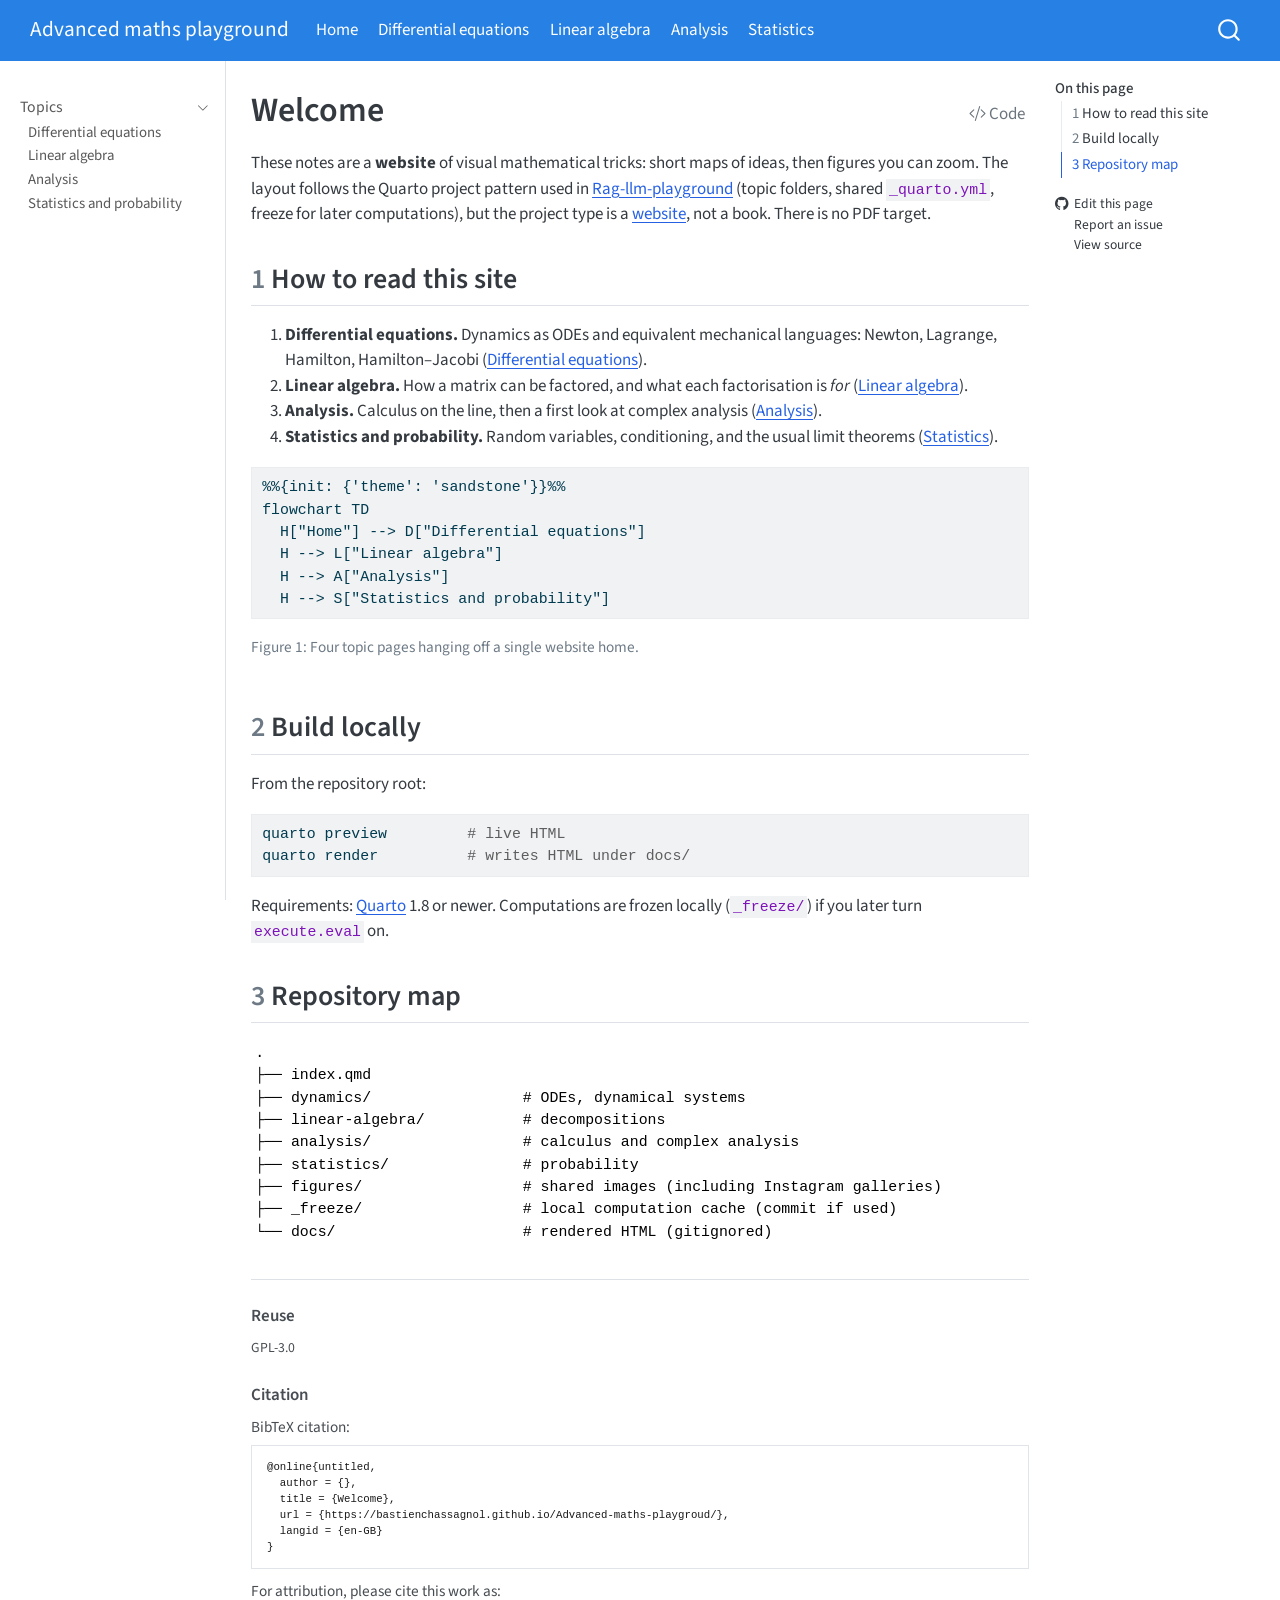
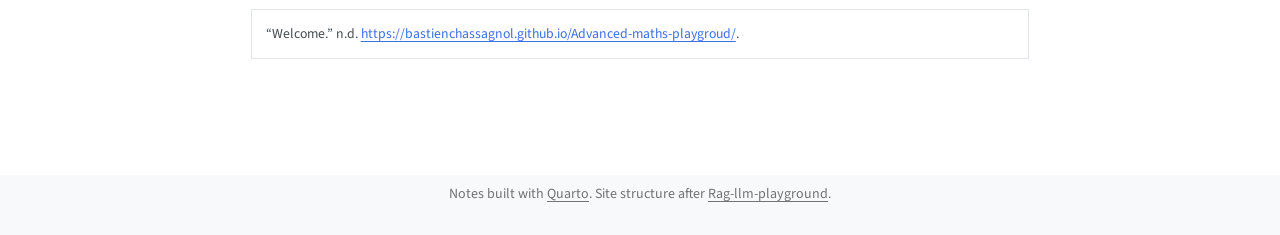
<file: index.html>
<!DOCTYPE html>
<html xmlns="http://www.w3.org/1999/xhtml" lang="en-GB" xml:lang="en-GB"><head>

<meta charset="utf-8">
<meta name="generator" content="quarto-1.11.9">

<meta name="viewport" content="width=device-width, initial-scale=1.0, user-scalable=yes">


<title>Welcome – Advanced maths playground</title>
<style>
/* Default styles provided by pandoc.
** See https://pandoc.org/MANUAL.html#variables-for-html for config info.
*/
span.smallcaps{font-variant: small-caps;}
div.columns{display: flex; gap: 1.5em;}
div.column{flex: auto;}
@media screen {
div.columns{gap: min(4vw, 1.5em);}
div.column{overflow-x: auto;}
}
div.hanging-indent{margin-left: 1.5em; text-indent: -1.5em;}
ul.task-list{list-style: none;}
ul.task-list li input[type="checkbox"] {
  width: 0.8em;
  margin: 0 0.8em 0.2em -1em; /* quarto-specific, see https://github.com/quarto-dev/quarto-cli/issues/4556 */ 
  vertical-align: middle;
}
/* CSS for syntax highlighting */
html { -webkit-text-size-adjust: 100%; }
pre > code.sourceCode { white-space: pre; position: relative; }
pre > code.sourceCode > span { display: inline-block; line-height: 1.25; }
pre > code.sourceCode > span:empty { height: 1.2em; }
.sourceCode { overflow: visible; }
code.sourceCode > span { color: inherit; text-decoration: inherit; }
div.sourceCode { margin: 1em 0; }
pre.sourceCode { margin: 0; }
@media screen {
div.sourceCode { overflow: auto; }
}
@media print {
pre > code.sourceCode { white-space: pre-wrap; }
pre > code.sourceCode > span { text-indent: -5em; padding-left: 5em; }
}
pre.numberSource code
  { counter-reset: source-line 0; }
pre.numberSource code > span
  { position: relative; left: -4em; counter-increment: source-line; }
pre.numberSource code > span > a:first-child::before
  { content: counter(source-line);
    position: relative; left: -1em; text-align: right; vertical-align: baseline;
    border: none; display: inline-block;
    -webkit-touch-callout: none; -webkit-user-select: none;
    -khtml-user-select: none; -moz-user-select: none;
    -ms-user-select: none; user-select: none;
    padding: 0 4px; width: 4em;
  }
pre.numberSource { margin-left: 3em;  padding-left: 4px; }
div.sourceCode
  {   }
@media screen {
pre > code.sourceCode > span > a:first-child::before { text-decoration: underline; }
}
</style>


<script src="site_libs/quarto-nav/quarto-nav.js"></script>
<script src="site_libs/quarto-nav/headroom.min.js"></script>
<script src="site_libs/clipboard/clipboard.min.js"></script>
<script src="site_libs/quarto-search/autocomplete.umd.js"></script>
<script src="site_libs/quarto-search/fuse.min.js"></script>
<script src="site_libs/quarto-search/quarto-search.js"></script>
<meta name="quarto:offset" content="./">
<script src="site_libs/quarto-html/quarto.js" type="module"></script>
<script src="site_libs/quarto-html/tabsets/tabsets.js" type="module"></script>
<script src="site_libs/quarto-html/scrollable-regions/scrollable-regions.js" type="module"></script>
<script src="site_libs/quarto-html/popper.min.js"></script>
<script src="site_libs/quarto-html/tippy.umd.min.js"></script>
<script src="site_libs/quarto-html/anchor.min.js"></script>
<link href="site_libs/quarto-html/tippy.css" rel="stylesheet">
<link href="site_libs/quarto-html/quarto-syntax-highlighting-63b5708e65d6cd79cd7618c58d0c21e7.css" rel="stylesheet" id="quarto-text-highlighting-styles">
<script src="site_libs/bootstrap/bootstrap.min.js"></script>
<link href="site_libs/bootstrap/bootstrap-icons.css" rel="stylesheet">
<link href="site_libs/bootstrap/bootstrap-5495c978b0c07c6f190bbcf84cf034fe.min.css" rel="stylesheet" append-hash="true" id="quarto-bootstrap" data-mode="light">
<script id="quarto-search-options" type="application/json">{
  "location": "navbar",
  "copy-button": false,
  "collapse-after": 3,
  "panel-placement": "end",
  "type": "overlay",
  "limit": 50,
  "keyboard-shortcut": [
    "f",
    "/",
    "s"
  ],
  "show-item-context": false,
  "language": {
    "search-no-results-text": "No results",
    "search-matching-documents-text": "matching documents",
    "search-copy-link-title": "Copy link to search",
    "search-hide-matches-text": "Hide additional matches",
    "search-more-match-text": "more match in this document",
    "search-more-matches-text": "more matches in this document",
    "search-clear-button-title": "Clear",
    "search-text-placeholder": "",
    "search-detached-cancel-button-title": "Cancel",
    "search-submit-button-title": "Submit",
    "search-label": "Search"
  }
}</script>
<style>html{ scroll-behavior: smooth; }</style>
<script src="site_libs/quarto-diagram/mermaid.min.js"></script>
<script src="site_libs/quarto-diagram/mermaid-init.js"></script>
<link href="site_libs/quarto-diagram/mermaid.css" rel="stylesheet">


<meta property="og:title" content="Welcome – Advanced maths playground">
<meta property="og:description" content="Visual notes on differential equations, linear algebra, analysis, and probability — a website, not a book.">
<meta property="og:site_name" content="Advanced maths playground">
</head>

<body class="nav-sidebar docked nav-fixed quarto-light"><a id="quarto-skip-link" class="visually-hidden-focusable" href="#quarto-document-content">Skip to main content</a>

<div id="quarto-search-results"></div>
  <header id="quarto-header" class="headroom fixed-top">
    <nav class="navbar navbar-expand-lg " data-bs-theme="dark" aria-label="Site">
      <div class="navbar-container container-fluid">
      <div class="navbar-brand-container mx-auto">
    <a class="navbar-brand" href="./index.html">
    <span class="navbar-title">Advanced maths playground</span>
    </a>
  </div>
          <button class="navbar-toggler" type="button" data-bs-toggle="collapse" data-bs-target="#navbarCollapse" aria-controls="navbarCollapse" aria-expanded="false" aria-label="Toggle navigation" onclick="if (window.quartoToggleHeadroom) { window.quartoToggleHeadroom(); }">
  <span class="navbar-toggler-icon"></span>
</button>
          <div class="collapse navbar-collapse" id="navbarCollapse">
            <ul class="navbar-nav navbar-nav-scroll me-auto">
  <li class="nav-item">
    <a class="nav-link active" href="./index.html" aria-current="page"> 
<span class="menu-text">Home</span></a>
  </li>  
  <li class="nav-item">
    <a class="nav-link" href="./dynamics/differential-equations.html"> 
<span class="menu-text">Differential equations</span></a>
  </li>  
  <li class="nav-item">
    <a class="nav-link" href="./linear-algebra/matrix-decompositions.html"> 
<span class="menu-text">Linear algebra</span></a>
  </li>  
  <li class="nav-item">
    <a class="nav-link" href="./analysis/calculus-and-complex.html"> 
<span class="menu-text">Analysis</span></a>
  </li>  
  <li class="nav-item">
    <a class="nav-link" href="./statistics/probability.html"> 
<span class="menu-text">Statistics</span></a>
  </li>  
</ul>
          </div> <!-- /navcollapse -->
            <div class="quarto-navbar-tools">
</div>
            <div id="quarto-search" class="" title="Search"></div>
      </div> <!-- /container-fluid -->
    </nav>
  <nav class="quarto-secondary-nav" aria-label="Toolbar">
    <div class="container-fluid d-flex">
      <button type="button" class="quarto-btn-toggle btn" data-bs-toggle="collapse" role="button" data-bs-target=".quarto-sidebar-collapse-item" aria-controls="quarto-sidebar" aria-expanded="false" aria-label="Toggle sidebar navigation" onclick="if (window.quartoToggleHeadroom) { window.quartoToggleHeadroom(); }">
        <i class="bi bi-layout-text-sidebar-reverse"></i>
      </button>
        <nav class="quarto-page-breadcrumbs" aria-label="Breadcrumbs"><ol class="breadcrumb"><li class="breadcrumb-item">Welcome</li></ol></nav>
        <a class="flex-grow-1" data-bs-toggle="collapse" data-bs-target=".quarto-sidebar-collapse-item" onclick="if (window.quartoToggleHeadroom) { window.quartoToggleHeadroom(); }">      
        </a>
    </div>
  </nav>
</header>
<!-- content -->
<div id="quarto-content" class="quarto-container page-columns page-rows-contents page-layout-full page-navbar">
<!-- sidebar -->
  <nav id="quarto-sidebar" class="sidebar collapse collapse-horizontal quarto-sidebar-collapse-item sidebar-navigation docked overflow-auto" aria-label="Section">
    <div class="sidebar-menu-container"> 
    <ul class="list-unstyled mt-1">
        <li class="sidebar-item sidebar-item-section">
      <div class="sidebar-item-container"> 
            <button type="button" class="sidebar-item-text sidebar-item-toggle sidebar-link text-start" data-bs-toggle="collapse" data-bs-target="#quarto-sidebar-section-1" aria-controls="quarto-sidebar-section-1" aria-expanded="true">
 <span class="menu-text" id="quarto-sidebar-section-1-label">Topics</span><i class="bi bi-chevron-right" aria-hidden="true"></i></button>
      </div>
      <ul id="quarto-sidebar-section-1" aria-labelledby="quarto-sidebar-section-1-label" class="collapse list-unstyled sidebar-section depth1 show">  
          <li class="sidebar-item">
  <div class="sidebar-item-container"> 
  <a href="./dynamics/differential-equations.html" class="sidebar-item-text sidebar-link">
 <span class="menu-text">Differential equations</span></a>
  </div>
</li>
          <li class="sidebar-item">
  <div class="sidebar-item-container"> 
  <a href="./linear-algebra/matrix-decompositions.html" class="sidebar-item-text sidebar-link">
 <span class="menu-text">Linear algebra</span></a>
  </div>
</li>
          <li class="sidebar-item">
  <div class="sidebar-item-container"> 
  <a href="./analysis/calculus-and-complex.html" class="sidebar-item-text sidebar-link">
 <span class="menu-text">Analysis</span></a>
  </div>
</li>
          <li class="sidebar-item">
  <div class="sidebar-item-container"> 
  <a href="./statistics/probability.html" class="sidebar-item-text sidebar-link">
 <span class="menu-text">Statistics and probability</span></a>
  </div>
</li>
      </ul>
  </li>
    </ul>
    </div>
</nav>
<div id="quarto-sidebar-glass" class="quarto-sidebar-collapse-item" data-bs-toggle="collapse" data-bs-target=".quarto-sidebar-collapse-item"></div>
<!-- margin-sidebar -->
    <div id="quarto-margin-sidebar" class="sidebar margin-sidebar">
        <nav id="TOC" role="doc-toc" aria-labelledby="toc-title" class="toc-active">
    <h2 id="toc-title">On this page</h2>
   
  <ul>
  <li><a href="#sec-how-to-read" id="toc-sec-how-to-read" class="nav-link active" data-scroll-target="#sec-how-to-read"><span class="header-section-number">1</span> How to read this site</a></li>
  <li><a href="#sec-build" id="toc-sec-build" class="nav-link" data-scroll-target="#sec-build"><span class="header-section-number">2</span> Build locally</a></li>
  <li><a href="#sec-map" id="toc-sec-map" class="nav-link" data-scroll-target="#sec-map"><span class="header-section-number">3</span> Repository map</a></li>
  </ul>
<div class="toc-actions"><ul><li><a href="https://github.com/bastienchassagnol/Advanced-maths-playgroud/edit/main/index.qmd" class="toc-action"><i class="bi bi-github"></i>Edit this page</a></li><li><a href="https://github.com/bastienchassagnol/Advanced-maths-playgroud/issues/new" class="toc-action"><i class="bi empty"></i>Report an issue</a></li><li><a href="https://github.com/bastienchassagnol/Advanced-maths-playgroud/blob/main/index.qmd" class="toc-action"><i class="bi empty"></i>View source</a></li></ul></div></nav>
    </div>
<!-- main -->
<main class="content column-body" id="quarto-document-content" tabindex="-1">

<header id="title-block-header" class="quarto-title-block default">
<div class="quarto-title">
<div class="quarto-title-block"><div><h1 class="title">Welcome</h1><button type="button" class="btn code-tools-button" id="quarto-code-tools-source"><i class="bi"></i> Code</button></div></div>
</div>



<div class="quarto-title-meta column-body">

    
  
    
  </div>
  


</header>


<p>These notes are a <strong>website</strong> of visual mathematical tricks: short maps of ideas, then figures you can zoom. The layout follows the Quarto project pattern used in <a href="https://github.com/bastienchassagnol/Rag-llm-playground">Rag-llm-playground</a> (topic folders, shared <code>_quarto.yml</code>, freeze for later computations), but the project type is a <a href="https://quarto.org/docs/websites/#config-file">website</a>, not a book. There is no PDF target.</p>
<section id="sec-how-to-read" class="level2" data-number="1">
<h2 data-number="1" class="anchored" data-anchor-id="sec-how-to-read"><span class="header-section-number">1</span> How to read this site</h2>
<ol type="1">
<li><strong>Differential equations.</strong> Dynamics as ODEs and equivalent mechanical languages: Newton, Lagrange, Hamilton, Hamilton–Jacobi (<a href="./dynamics/differential-equations.html">Differential equations</a>).</li>
<li><strong>Linear algebra.</strong> How a matrix can be factored, and what each factorisation is <em>for</em> (<a href="./linear-algebra/matrix-decompositions.html">Linear algebra</a>).</li>
<li><strong>Analysis.</strong> Calculus on the line, then a first look at complex analysis (<a href="./analysis/calculus-and-complex.html">Analysis</a>).</li>
<li><strong>Statistics and probability.</strong> Random variables, conditioning, and the usual limit theorems (<a href="./statistics/probability.html">Statistics</a>).</li>
</ol>
<div class="cell" data-layout-align="center">
<div class="code-copy-outer-scaffold"><div class="sourceCode cell-code" id="cb1"><pre class="sourceCode default code-with-copy"><code class="sourceCode default"><span id="cb1-1"><a href="#cb1-1" aria-hidden="true" tabindex="-1"></a>%%{init: {'theme': 'sandstone'}}%%</span>
<span id="cb1-2"><a href="#cb1-2" aria-hidden="true" tabindex="-1"></a>flowchart TD</span>
<span id="cb1-3"><a href="#cb1-3" aria-hidden="true" tabindex="-1"></a>  H["Home"] --&gt; D["Differential equations"]</span>
<span id="cb1-4"><a href="#cb1-4" aria-hidden="true" tabindex="-1"></a>  H --&gt; L["Linear algebra"]</span>
<span id="cb1-5"><a href="#cb1-5" aria-hidden="true" tabindex="-1"></a>  H --&gt; A["Analysis"]</span>
<span id="cb1-6"><a href="#cb1-6" aria-hidden="true" tabindex="-1"></a>  H --&gt; S["Statistics and probability"]</span></code></pre></div><button title="Copy to Clipboard" class="code-copy-button"><i class="bi"></i></button></div>
<div class="cell-output-display">
<div id="fig-site-map" class="quarto-float quarto-figure quarto-figure-center anchored">
<figure class="quarto-float quarto-float-fig figure">
<div aria-describedby="fig-site-map-caption-0ceaefa1-69ba-4598-a22c-09a6ac19f8ca">
<div>

</div>
</div>
<figcaption class="quarto-float-caption-bottom quarto-float-caption quarto-float-fig" id="fig-site-map-caption-0ceaefa1-69ba-4598-a22c-09a6ac19f8ca">
Figure&nbsp;1: Four topic pages hanging off a single website home.
</figcaption>
</figure>
</div>
</div>
</div>
</section>
<section id="sec-build" class="level2" data-number="2">
<h2 data-number="2" class="anchored" data-anchor-id="sec-build"><span class="header-section-number">2</span> Build locally</h2>
<p>From the repository root:</p>
<div class="code-copy-outer-scaffold"><div class="sourceCode" id="cb2"><pre class="sourceCode bash code-with-copy"><code class="sourceCode bash"><span id="cb2-1"><a href="#cb2-1" aria-hidden="true" tabindex="-1"></a><span class="ex">quarto</span> preview         <span class="co"># live HTML</span></span>
<span id="cb2-2"><a href="#cb2-2" aria-hidden="true" tabindex="-1"></a><span class="ex">quarto</span> render          <span class="co"># writes HTML under docs/</span></span></code></pre></div><button title="Copy to Clipboard" class="code-copy-button"><i class="bi"></i></button></div>
<p>Requirements: <a href="https://quarto.org/">Quarto</a> 1.8 or newer. Computations are frozen locally (<code>_freeze/</code>) if you later turn <code>execute.eval</code> on.</p>
</section>
<section id="sec-map" class="level2" data-number="3">
<h2 data-number="3" class="anchored" data-anchor-id="sec-map"><span class="header-section-number">3</span> Repository map</h2>
<pre class="text"><code>.
├── index.qmd
├── dynamics/                 # ODEs, dynamical systems
├── linear-algebra/           # decompositions
├── analysis/                 # calculus and complex analysis
├── statistics/               # probability
├── figures/                  # shared images (including Instagram galleries)
├── _freeze/                  # local computation cache (commit if used)
└── docs/                     # rendered HTML (gitignored)</code></pre>


<!-- -->

</section>

<div id="quarto-appendix" class="default"><section class="quarto-appendix-contents" id="quarto-reuse"><h2 class="anchored quarto-appendix-heading">Reuse</h2><div class="quarto-appendix-contents"><div>GPL-3.0</div></div></section><section class="quarto-appendix-contents" id="quarto-citation"><h2 class="anchored quarto-appendix-heading">Citation</h2><div><div class="quarto-appendix-secondary-label">BibTeX citation:</div><div class="code-copy-outer-scaffold"><pre class="sourceCode quarto-appendix-bibtex code-with-copy"><code class="sourceCode bibtex">@online{untitled,
  author = {},
  title = {Welcome},
  url = {https://bastienchassagnol.github.io/Advanced-maths-playgroud/},
  langid = {en-GB}
}
</code></pre><button title="Copy to Clipboard" class="code-copy-button"><i class="bi"></i></button></div><div class="quarto-appendix-secondary-label">For attribution, please cite this work as:</div><div id="ref-untitled" class="csl-entry quarto-appendix-citeas" role="listitem">
<span>“Welcome.”</span> n.d. <a href="https://bastienchassagnol.github.io/Advanced-maths-playgroud/">https://bastienchassagnol.github.io/Advanced-maths-playgroud/</a>.
</div></div></section></div></main> <!-- /main -->
<script id="quarto-html-after-body" type="application/javascript">
  window.document.addEventListener("DOMContentLoaded", function (event) {
    const icon = "";
    const anchorJS = new window.AnchorJS();
    anchorJS.options = {
      placement: 'right',
      icon: icon
    };
    anchorJS.add('.anchored');
    const isCodeAnnotation = (el) => {
      for (const clz of el.classList) {
        if (clz.startsWith('code-annotation-')) {                     
          return true;
        }
      }
      return false;
    }
    const onCopySuccess = function(e) {
      // button target
      const button = e.trigger;
      // don't keep focus
      button.blur();
      // flash "checked"
      button.classList.add('code-copy-button-checked');
      var currentTitle = button.getAttribute("title");
      button.setAttribute("title", "Copied!");
      let tooltip;
      if (window.bootstrap) {
        button.setAttribute("data-bs-toggle", "tooltip");
        button.setAttribute("data-bs-placement", "left");
        button.setAttribute("data-bs-title", "Copied!");
        tooltip = new bootstrap.Tooltip(button, 
          { trigger: "manual", 
            customClass: "code-copy-button-tooltip",
            offset: [0, -8]});
        tooltip.show();    
      }
      setTimeout(function() {
        if (tooltip) {
          tooltip.hide();
          button.removeAttribute("data-bs-title");
          button.removeAttribute("data-bs-toggle");
          button.removeAttribute("data-bs-placement");
        }
        button.setAttribute("title", currentTitle);
        button.classList.remove('code-copy-button-checked');
      }, 1000);
      // clear code selection
      e.clearSelection();
    }
    const getTextToCopy = function(trigger) {
      const outerScaffold = trigger.parentElement.cloneNode(true);
      const codeEl = outerScaffold.querySelector('code');
      for (const childEl of codeEl.children) {
        if (isCodeAnnotation(childEl)) {
          childEl.remove();
        }
      }
      return codeEl.innerText;
    }
    const clipboard = new window.ClipboardJS('.code-copy-button:not([data-in-quarto-modal])', {
      text: getTextToCopy
    });
    clipboard.on('success', onCopySuccess);
    if (window.document.getElementById('quarto-embedded-source-code-modal')) {
      const clipboardModal = new window.ClipboardJS('.code-copy-button[data-in-quarto-modal]', {
        text: getTextToCopy,
        container: window.document.getElementById('quarto-embedded-source-code-modal')
      });
      clipboardModal.on('success', onCopySuccess);
    }
    const viewSource = window.document.getElementById('quarto-view-source') ||
                       window.document.getElementById('quarto-code-tools-source');
    if (viewSource) {
      const sourceUrl = viewSource.getAttribute("data-quarto-source-url");
      viewSource.addEventListener("click", function(e) {
        if (sourceUrl) {
          // rstudio viewer pane
          if (/\bcapabilities=\b/.test(window.location)) {
            window.open(sourceUrl);
          } else {
            window.location.href = sourceUrl;
          }
        } else {
          const modal = new bootstrap.Modal(document.getElementById('quarto-embedded-source-code-modal'));
          modal.show();
        }
        return false;
      });
    }
    function toggleCodeHandler(show) {
      return function(e) {
        const cellDetails = window.document.querySelectorAll(".cell details.code-fold");
        for (let i=0; i<cellDetails.length; i++) {
          const details = cellDetails[i];
          if (show) {
            details.open = true;
          } else {
            details.removeAttribute("open");
          }
        }
        const cellCodeDivs = window.document.querySelectorAll(".cell div.sourceCode.cell-code");
        const fromCls = show ? "hidden" : "unhidden";
        const toCls = show ? "unhidden" : "hidden";
        for (let i=0; i<cellCodeDivs.length; i++) {
          const codeDiv = cellCodeDivs[i];
          if (codeDiv.classList.contains(fromCls)) {
            codeDiv.classList.remove(fromCls);
            codeDiv.classList.add(toCls);
          } 
        }
        return false;
      }
    }
    const hideAllCode = window.document.getElementById("quarto-hide-all-code");
    if (hideAllCode) {
      hideAllCode.addEventListener("click", toggleCodeHandler(false));
    }
    const showAllCode = window.document.getElementById("quarto-show-all-code");
    if (showAllCode) {
      showAllCode.addEventListener("click", toggleCodeHandler(true));
    }
      var localhostRegex = new RegExp(/^(?:http|https):\/\/localhost\:?[0-9]*\//);
      var mailtoRegex = new RegExp(/^mailto:/);
        var filterRegex = new RegExp("https:\/\/bastienchassagnol\.github\.io\/Advanced-maths-playgroud\/");
      var isInternal = (href) => {
          return filterRegex.test(href) || localhostRegex.test(href) || mailtoRegex.test(href);
      }
      // Inspect non-navigation links and adorn them if external
      window.quartoDecorateExternalLinks = function (root) {
     var links = (root || window.document).querySelectorAll('a[href]:not(.nav-link):not(.navbar-brand):not(.toc-action):not(.sidebar-link):not(.sidebar-item-toggle):not(.pagination-link):not(.no-external):not([aria-hidden]):not(.dropdown-item):not(.quarto-navigation-tool):not(.about-link)');
      for (var i=0; i<links.length; i++) {
        const link = links[i];
        if (!isInternal(link.href)) {
          // undo the damage that might have been done by quarto-nav.js in the case of
          // links that we want to consider external
          if (link.dataset.originalHref !== undefined) {
            link.href = link.dataset.originalHref;
          }
          if (!link.classList.contains('no-external-icon')) {
          }
        }
      }
      };
      window.quartoDecorateExternalLinks(window.document);
    // Esc closes the popup (WCAG 1.4.13) and focus leaving both trigger and
    // popup closes it (WCAG 2.4.11); tippy handles neither for interactive popups.
    const hideOnEscAndFocusOut = {
      name: 'hideOnEscAndFocusOut',
      defaultValue: true,
      fn(instance) {
        const dismiss = () => {
          // A show scheduled by the trigger delay would otherwise reopen it
          instance.clearDelayTimeouts();
          instance.hide();
        };
        const onKeyDown = (event) => {
          if (event.key !== 'Escape') {
            return;
          }
          // Keep Esc from also reaching page handlers (e.g. reveal.js overview),
          // except an open reveal.js slide menu, which Esc should close too.
          // The menu handles keys only when its keyboard option is on.
          const menuHandlesEsc = window.Reveal?.getPlugin?.('menu')?.isOpen() &&
            window.Reveal.getConfig().menu?.keyboard !== false;
          if (!menuHandlesEsc) {
            event.stopPropagation();
          }
          if (instance.popper.contains(window.document.activeElement)) {
            // Disabled while refocusing so the focus trigger does not reopen it
            instance.disable();
            instance.reference.focus();
            instance.enable();
          }
          dismiss();
        };
        const onFocusOut = (event) => {
          const target = event.relatedTarget;
          if (target && !instance.reference.contains(target) &&
              !instance.popper.contains(target)) {
            dismiss();
          }
        };
        // On the trigger too: a click trigger (code-annotations: select) has no
        // blur handling. Attached for the instance's lifetime so leaving the
        // trigger also cancels a show still pending on the trigger delay.
        instance.reference.addEventListener('focusout', onFocusOut);
        return {
          onShow() {
            window.document.addEventListener('keydown', onKeyDown, true);
            instance.popper.addEventListener('focusout', onFocusOut);
          },
          onHide() {
            window.document.removeEventListener('keydown', onKeyDown, true);
            instance.popper.removeEventListener('focusout', onFocusOut);
          },
          onDestroy() {
            instance.reference.removeEventListener('focusout', onFocusOut);
          },
        };
      },
    };
    function tippyHover(el, contentFn, onTriggerFn, onUntriggerFn) {
      const config = {
        allowHTML: true,
        maxWidth: 500,
        delay: 100,
        arrow: false,
        appendTo: function(el) {
            return el.parentElement;
        },
        interactive: true,
        interactiveBorder: 10,
        theme: 'quarto',
        placement: 'bottom-start',
        plugins: [hideOnEscAndFocusOut],
      };
      if (contentFn) {
        config.content = contentFn;
      }
      if (onTriggerFn) {
        config.onTrigger = onTriggerFn;
      }
      if (onUntriggerFn) {
        config.onUntrigger = onUntriggerFn;
      }
      window.tippy(el, config); 
    }
    const noterefs = window.document.querySelectorAll('a[role="doc-noteref"]');
    for (var i=0; i<noterefs.length; i++) {
      const ref = noterefs[i];
      tippyHover(ref, function() {
        // use id or data attribute instead here
        let href = ref.getAttribute('data-footnote-href') || ref.getAttribute('href');
        try { href = new URL(href).hash; } catch {}
        const id = href.replace(/^#\/?/, "");
        const note = window.document.getElementById(id);
        if (note) {
          return note.innerHTML;
        } else {
          return "";
        }
      });
    }
    const xrefs = window.document.querySelectorAll('a.quarto-xref');
    const processXRef = (id, note) => {
      // Strip column container classes
      const stripColumnClz = (el) => {
        el.classList.remove("page-full", "page-columns");
        if (el.children) {
          for (const child of el.children) {
            stripColumnClz(child);
          }
        }
      }
      stripColumnClz(note)
      if (id === null || id.startsWith('sec-')) {
        // Special case sections, only their first couple elements
        const container = document.createElement("div");
        if (note.children && note.children.length > 2) {
          container.appendChild(note.children[0].cloneNode(true));
          for (let i = 1; i < note.children.length; i++) {
            const child = note.children[i];
            if (child.tagName === "P" && child.innerText === "") {
              continue;
            } else {
              container.appendChild(child.cloneNode(true));
              break;
            }
          }
          if (window.Quarto?.typesetMath) {
            window.Quarto.typesetMath(container);
          }
          return container.innerHTML
        } else {
          if (window.Quarto?.typesetMath) {
            window.Quarto.typesetMath(note);
          }
          return note.innerHTML;
        }
      } else {
        // Remove any anchor links if they are present
        const anchorLink = note.querySelector('a.anchorjs-link');
        if (anchorLink) {
          anchorLink.remove();
        }
        if (window.Quarto?.typesetMath) {
          window.Quarto.typesetMath(note);
        }
        if (note.classList.contains("callout")) {
          return note.outerHTML;
        } else {
          return note.innerHTML;
        }
      }
    }
    for (var i=0; i<xrefs.length; i++) {
      const xref = xrefs[i];
      tippyHover(xref, undefined, function(instance) {
        instance.disable();
        let url = xref.getAttribute('href');
        let hash = undefined; 
        if (url.startsWith('#')) {
          hash = url;
        } else {
          try { hash = new URL(url).hash; } catch {}
        }
        if (hash) {
          const id = hash.replace(/^#\/?/, "");
          const note = window.document.getElementById(id);
          if (note !== null) {
            try {
              const html = processXRef(id, note.cloneNode(true));
              instance.setContent(html);
            } finally {
              instance.enable();
              instance.show();
            }
          } else {
            // See if we can fetch this
            fetch(url.split('#')[0])
            .then(res => res.text())
            .then(html => {
              const parser = new DOMParser();
              const htmlDoc = parser.parseFromString(html, "text/html");
              const note = htmlDoc.getElementById(id);
              if (note !== null) {
                const html = processXRef(id, note);
                instance.setContent(html);
              } 
            }).finally(() => {
              instance.enable();
              instance.show();
            });
          }
        } else {
          // See if we can fetch a full url (with no hash to target)
          // This is a special case and we should probably do some content thinning / targeting
          fetch(url)
          .then(res => res.text())
          .then(html => {
            const parser = new DOMParser();
            const htmlDoc = parser.parseFromString(html, "text/html");
            const note = htmlDoc.querySelector('main.content');
            if (note !== null) {
              // This should only happen for chapter cross references
              // (since there is no id in the URL)
              // remove the first header
              if (note.children.length > 0 && note.children[0].tagName === "HEADER") {
                note.children[0].remove();
              }
              const html = processXRef(null, note);
              instance.setContent(html);
            } 
          }).finally(() => {
            instance.enable();
            instance.show();
          });
        }
      }, function(instance) {
      });
    }
        let selectedAnnoteEl;
        const selectorForAnnotation = ( cell, annotation) => {
          let cellAttr = 'data-code-cell="' + cell + '"';
          let lineAttr = 'data-code-annotation="' +  annotation + '"';
          const selector = 'span[' + cellAttr + '][' + lineAttr + ']';
          return selector;
        }
        const selectCodeLines = (annoteEl) => {
          const doc = window.document;
          const targetCell = annoteEl.getAttribute("data-target-cell");
          const targetAnnotation = annoteEl.getAttribute("data-target-annotation");
          const annoteSpan = window.document.querySelector(selectorForAnnotation(targetCell, targetAnnotation));
          const lines = annoteSpan.getAttribute("data-code-lines").split(",");
          const lineIds = lines.map((line) => {
            return targetCell + "-" + line;
          })
          // Each band is positioned against its own containing block, which is
          // not the offsetParent of the lines, so place it from client rects.
          const placeBand = (band, firstEl, lastEl, codeBlock) => {
            const container = band.offsetParent;
            if (container === null) {
              return;
            }
            const containerRect = container.getBoundingClientRect();
            // Reveal.js scales slides with a transform, so convert client
            // pixels back to the CSS pixels of the container.
            const scale = containerRect.height / container.offsetHeight || 1;
            const firstRect = firstEl.getBoundingClientRect();
            const lastRect = lastEl.getBoundingClientRect();
            const top = (firstRect.top - containerRect.top) / scale - container.clientTop + container.scrollTop;
            const height = (lastRect.bottom - firstRect.top) / scale;
            band.style.top = top - 2 + "px";
            band.style.height = height + 4 + "px";
            if (codeBlock) {
              // Without the copy button wrapper, the containing block is wider
              // than the code block, so span the code block explicitly.
              const blockRect = codeBlock.getBoundingClientRect();
              band.style.left = (blockRect.left - containerRect.left) / scale - container.clientLeft + container.scrollLeft + "px";
              band.style.width = blockRect.width / scale + "px";
            }
          };
          if (lineIds.length > 0) {
            const el = window.document.getElementById(lineIds[0]);
            const lastEl = window.document.getElementById(lineIds[lineIds.length - 1]);
            const parent = el.parentElement.parentElement;
            // cook up a div (if necessary) and position it
            let div = window.document.getElementById("code-annotation-line-highlight");
            if (div === null) {
              div = window.document.createElement("div");
              div.setAttribute("id", "code-annotation-line-highlight");
              div.style.position = 'absolute';
              parent.appendChild(div);
            }
            placeBand(div, el, lastEl, parent.closest("div.sourceCode") || parent);
            let gutterDiv = window.document.getElementById("code-annotation-line-highlight-gutter");
            if (gutterDiv === null) {
              gutterDiv = window.document.createElement("div");
              gutterDiv.setAttribute("id", "code-annotation-line-highlight-gutter");
              gutterDiv.style.position = 'absolute';
              const codeCell = window.document.getElementById(targetCell);
              const gutter = codeCell.querySelector('.code-annotation-gutter');
              gutter.appendChild(gutterDiv);
            }
            placeBand(gutterDiv, el, lastEl);
            selectedAnnoteEl = annoteEl;
          }
        };
        const unselectCodeLines = () => {
          const elementsIds = ["code-annotation-line-highlight", "code-annotation-line-highlight-gutter"];
          elementsIds.forEach((elId) => {
            const div = window.document.getElementById(elId);
            if (div) {
              div.remove();
            }
          });
          selectedAnnoteEl = undefined;
        };
          // Handle positioning of the toggle
      window.addEventListener(
        "resize",
        throttle(() => {
          elRect = undefined;
          if (selectedAnnoteEl) {
            selectCodeLines(selectedAnnoteEl);
          }
        }, 10)
      );
      function throttle(fn, ms) {
      let throttle = false;
      let timer;
        return (...args) => {
          if(!throttle) { // first call gets through
              fn.apply(this, args);
              throttle = true;
          } else { // all the others get throttled
              if(timer) clearTimeout(timer); // cancel #2
              timer = setTimeout(() => {
                fn.apply(this, args);
                timer = throttle = false;
              }, ms);
          }
        };
      }
        // Attach click handler to the DT
        const annoteDls = window.document.querySelectorAll('dt[data-target-cell]');
        for (const annoteDlNode of annoteDls) {
          annoteDlNode.addEventListener('click', (event) => {
            const clickedEl = event.target;
            if (clickedEl !== selectedAnnoteEl) {
              unselectCodeLines();
              const activeEl = window.document.querySelector('dt[data-target-cell].code-annotation-active');
              if (activeEl) {
                activeEl.classList.remove('code-annotation-active');
              }
              selectCodeLines(clickedEl);
              clickedEl.classList.add('code-annotation-active');
            } else {
              // Unselect the line
              unselectCodeLines();
              clickedEl.classList.remove('code-annotation-active');
            }
          });
        }
    const findCites = (el) => {
      const parentEl = el.parentElement;
      if (parentEl) {
        const cites = parentEl.dataset.cites;
        if (cites) {
          return {
            el,
            cites: cites.split(' ')
          };
        } else {
          return findCites(el.parentElement)
        }
      } else {
        return undefined;
      }
    };
    var bibliorefs = window.document.querySelectorAll('a[role="doc-biblioref"]');
    for (var i=0; i<bibliorefs.length; i++) {
      const ref = bibliorefs[i];
      const citeInfo = findCites(ref);
      if (citeInfo) {
        tippyHover(citeInfo.el, function() {
          var popup = window.document.createElement('div');
          citeInfo.cites.forEach(function(cite) {
            var citeDiv = window.document.createElement('div');
            citeDiv.classList.add('hanging-indent');
            citeDiv.classList.add('csl-entry');
            var biblioDiv = window.document.getElementById('ref-' + cite);
            if (biblioDiv) {
              citeDiv.innerHTML = biblioDiv.innerHTML;
            }
            popup.appendChild(citeDiv);
          });
          return popup.innerHTML;
        });
      }
    }
  });
  </script>
  <script type="application/javascript">
  window.quartoScrollableRegionsLabels = {"code":"Scrollable code","output":"Scrollable output"};
  </script><div class="modal fade" id="quarto-embedded-source-code-modal" tabindex="-1" aria-labelledby="quarto-embedded-source-code-modal-label" aria-hidden="true"><div class="modal-dialog modal-dialog-scrollable"><div class="modal-content"><div class="modal-header"><h5 class="modal-title" id="quarto-embedded-source-code-modal-label">Source Code</h5><button class="btn-close" data-bs-dismiss="modal"></button></div><div class="modal-body"><div class="">
<div class="code-copy-outer-scaffold"><div class="sourceCode" id="cb4" data-shortcodes="false"><pre class="sourceCode markdown code-with-copy"><code class="sourceCode markdown"><span id="cb4-1"><a href="#cb4-1" aria-hidden="true" tabindex="-1"></a><span class="co">---</span></span>
<span id="cb4-2"><a href="#cb4-2" aria-hidden="true" tabindex="-1"></a><span class="an">title:</span><span class="co"> "Welcome"</span></span>
<span id="cb4-3"><a href="#cb4-3" aria-hidden="true" tabindex="-1"></a><span class="co">---</span></span>
<span id="cb4-4"><a href="#cb4-4" aria-hidden="true" tabindex="-1"></a></span>
<span id="cb4-5"><a href="#cb4-5" aria-hidden="true" tabindex="-1"></a>These notes are a **website** of visual mathematical tricks: short maps</span>
<span id="cb4-6"><a href="#cb4-6" aria-hidden="true" tabindex="-1"></a>of ideas, then figures you can zoom. The layout follows the Quarto</span>
<span id="cb4-7"><a href="#cb4-7" aria-hidden="true" tabindex="-1"></a>project pattern used in</span>
<span id="cb4-8"><a href="#cb4-8" aria-hidden="true" tabindex="-1"></a><span class="co">[</span><span class="ot">Rag-llm-playground</span><span class="co">](https://github.com/bastienchassagnol/Rag-llm-playground)</span></span>
<span id="cb4-9"><a href="#cb4-9" aria-hidden="true" tabindex="-1"></a>(topic folders, shared <span class="in">`_quarto.yml`</span>, freeze for later computations),</span>
<span id="cb4-10"><a href="#cb4-10" aria-hidden="true" tabindex="-1"></a>but the project type is a <span class="co">[</span><span class="ot">website</span><span class="co">](https://quarto.org/docs/websites/#config-file)</span>,</span>
<span id="cb4-11"><a href="#cb4-11" aria-hidden="true" tabindex="-1"></a>not a book. There is no PDF target.</span>
<span id="cb4-12"><a href="#cb4-12" aria-hidden="true" tabindex="-1"></a></span>
<span id="cb4-13"><a href="#cb4-13" aria-hidden="true" tabindex="-1"></a><span class="fu">## How to read this site {#sec-how-to-read}</span></span>
<span id="cb4-14"><a href="#cb4-14" aria-hidden="true" tabindex="-1"></a></span>
<span id="cb4-15"><a href="#cb4-15" aria-hidden="true" tabindex="-1"></a><span class="ss">1. </span>**Differential equations.** Dynamics as ODEs and equivalent</span>
<span id="cb4-16"><a href="#cb4-16" aria-hidden="true" tabindex="-1"></a>   mechanical languages: Newton, Lagrange, Hamilton, Hamilton–Jacobi</span>
<span id="cb4-17"><a href="#cb4-17" aria-hidden="true" tabindex="-1"></a>   (<span class="co">[</span><span class="ot">Differential equations</span><span class="co">](dynamics/differential-equations.qmd)</span>).</span>
<span id="cb4-18"><a href="#cb4-18" aria-hidden="true" tabindex="-1"></a><span class="ss">2. </span>**Linear algebra.** How a matrix can be factored, and what each</span>
<span id="cb4-19"><a href="#cb4-19" aria-hidden="true" tabindex="-1"></a>   factorisation is *for*</span>
<span id="cb4-20"><a href="#cb4-20" aria-hidden="true" tabindex="-1"></a>   (<span class="co">[</span><span class="ot">Linear algebra</span><span class="co">](linear-algebra/matrix-decompositions.qmd)</span>).</span>
<span id="cb4-21"><a href="#cb4-21" aria-hidden="true" tabindex="-1"></a><span class="ss">3. </span>**Analysis.** Calculus on the line, then a first look at complex</span>
<span id="cb4-22"><a href="#cb4-22" aria-hidden="true" tabindex="-1"></a>   analysis (<span class="co">[</span><span class="ot">Analysis</span><span class="co">](analysis/calculus-and-complex.qmd)</span>).</span>
<span id="cb4-23"><a href="#cb4-23" aria-hidden="true" tabindex="-1"></a><span class="ss">4. </span>**Statistics and probability.** Random variables, conditioning, and</span>
<span id="cb4-24"><a href="#cb4-24" aria-hidden="true" tabindex="-1"></a>   the usual limit theorems</span>
<span id="cb4-25"><a href="#cb4-25" aria-hidden="true" tabindex="-1"></a>   (<span class="co">[</span><span class="ot">Statistics</span><span class="co">](statistics/probability.qmd)</span>).</span>
<span id="cb4-26"><a href="#cb4-26" aria-hidden="true" tabindex="-1"></a></span>
<span id="cb4-29"><a href="#cb4-29" aria-hidden="true" tabindex="-1"></a><span class="in">```{mermaid}</span></span>
<span id="cb4-30"><a href="#cb4-30" aria-hidden="true" tabindex="-1"></a>%%| label: fig-site-<span class="fu">map</span></span>
<span id="cb4-31"><a href="#cb4-31" aria-hidden="true" tabindex="-1"></a>%%| fig-cap: <span class="ot">"</span><span class="st">Four topic pages hanging off a single website home.</span><span class="ot">"</span></span>
<span id="cb4-32"><a href="#cb4-32" aria-hidden="true" tabindex="-1"></a>%<span class="dt">%</span>{init: {<span class="ot">'</span><span class="ss">theme</span><span class="ot">'</span>: <span class="ot">'</span><span class="ss">sandstone</span><span class="ot">'</span>}}%%</span>
<span id="cb4-33"><a href="#cb4-33" aria-hidden="true" tabindex="-1"></a>flowchart TD</span>
<span id="cb4-34"><a href="#cb4-34" aria-hidden="true" tabindex="-1"></a>  H[<span class="ot">"</span><span class="st">Home</span><span class="ot">"</span>] --&gt; D[<span class="ot">"</span><span class="st">Differential equations</span><span class="ot">"</span>]</span>
<span id="cb4-35"><a href="#cb4-35" aria-hidden="true" tabindex="-1"></a>  H --&gt; L[<span class="ot">"</span><span class="st">Linear algebra</span><span class="ot">"</span>]</span>
<span id="cb4-36"><a href="#cb4-36" aria-hidden="true" tabindex="-1"></a>  H --&gt; A[<span class="ot">"</span><span class="st">Analysis</span><span class="ot">"</span>]</span>
<span id="cb4-37"><a href="#cb4-37" aria-hidden="true" tabindex="-1"></a>  H --&gt; S[<span class="ot">"</span><span class="st">Statistics and probability</span><span class="ot">"</span>]</span>
<span id="cb4-38"><a href="#cb4-38" aria-hidden="true" tabindex="-1"></a><span class="in">```</span></span>
<span id="cb4-39"><a href="#cb4-39" aria-hidden="true" tabindex="-1"></a></span>
<span id="cb4-40"><a href="#cb4-40" aria-hidden="true" tabindex="-1"></a><span class="fu">## Build locally {#sec-build}</span></span>
<span id="cb4-41"><a href="#cb4-41" aria-hidden="true" tabindex="-1"></a></span>
<span id="cb4-42"><a href="#cb4-42" aria-hidden="true" tabindex="-1"></a>From the repository root:</span>
<span id="cb4-43"><a href="#cb4-43" aria-hidden="true" tabindex="-1"></a></span>
<span id="cb4-44"><a href="#cb4-44" aria-hidden="true" tabindex="-1"></a><span class="in">```bash</span></span>
<span id="cb4-45"><a href="#cb4-45" aria-hidden="true" tabindex="-1"></a><span class="ex">quarto</span> preview         <span class="co"># live HTML</span></span>
<span id="cb4-46"><a href="#cb4-46" aria-hidden="true" tabindex="-1"></a><span class="ex">quarto</span> render          <span class="co"># writes HTML under docs/</span></span>
<span id="cb4-47"><a href="#cb4-47" aria-hidden="true" tabindex="-1"></a><span class="in">```</span></span>
<span id="cb4-48"><a href="#cb4-48" aria-hidden="true" tabindex="-1"></a></span>
<span id="cb4-49"><a href="#cb4-49" aria-hidden="true" tabindex="-1"></a>Requirements: <span class="co">[</span><span class="ot">Quarto</span><span class="co">](https://quarto.org/)</span> 1.8 or newer. Computations</span>
<span id="cb4-50"><a href="#cb4-50" aria-hidden="true" tabindex="-1"></a>are frozen locally (<span class="in">`_freeze/`</span>) if you later turn <span class="in">`execute.eval`</span> on.</span>
<span id="cb4-51"><a href="#cb4-51" aria-hidden="true" tabindex="-1"></a></span>
<span id="cb4-52"><a href="#cb4-52" aria-hidden="true" tabindex="-1"></a><span class="fu">## Repository map {#sec-map}</span></span>
<span id="cb4-53"><a href="#cb4-53" aria-hidden="true" tabindex="-1"></a></span>
<span id="cb4-54"><a href="#cb4-54" aria-hidden="true" tabindex="-1"></a><span class="in">```text</span></span>
<span id="cb4-55"><a href="#cb4-55" aria-hidden="true" tabindex="-1"></a><span class="in">.</span></span>
<span id="cb4-56"><a href="#cb4-56" aria-hidden="true" tabindex="-1"></a><span class="in">├── index.qmd</span></span>
<span id="cb4-57"><a href="#cb4-57" aria-hidden="true" tabindex="-1"></a><span class="in">├── dynamics/                 # ODEs, dynamical systems</span></span>
<span id="cb4-58"><a href="#cb4-58" aria-hidden="true" tabindex="-1"></a><span class="in">├── linear-algebra/           # decompositions</span></span>
<span id="cb4-59"><a href="#cb4-59" aria-hidden="true" tabindex="-1"></a><span class="in">├── analysis/                 # calculus and complex analysis</span></span>
<span id="cb4-60"><a href="#cb4-60" aria-hidden="true" tabindex="-1"></a><span class="in">├── statistics/               # probability</span></span>
<span id="cb4-61"><a href="#cb4-61" aria-hidden="true" tabindex="-1"></a><span class="in">├── figures/                  # shared images (including Instagram galleries)</span></span>
<span id="cb4-62"><a href="#cb4-62" aria-hidden="true" tabindex="-1"></a><span class="in">├── _freeze/                  # local computation cache (commit if used)</span></span>
<span id="cb4-63"><a href="#cb4-63" aria-hidden="true" tabindex="-1"></a><span class="in">└── docs/                     # rendered HTML (gitignored)</span></span>
<span id="cb4-64"><a href="#cb4-64" aria-hidden="true" tabindex="-1"></a><span class="in">```</span></span>
</code></pre></div><button title="Copy to Clipboard" class="code-copy-button" data-in-quarto-modal=""><i class="bi"></i></button></div>
</div></div></div></div></div>
</div> <!-- /content -->
<footer class="footer">
  <div class="nav-footer">
    <div class="nav-footer-left">
      &nbsp;
    </div>   
    <div class="nav-footer-center">
<p>Notes built with <a href="https://quarto.org">Quarto</a>. Site structure after <a href="https://github.com/bastienchassagnol/Rag-llm-playground">Rag-llm-playground</a>.</p>
<div class="toc-actions d-sm-block d-md-none"><ul><li><a href="https://github.com/bastienchassagnol/Advanced-maths-playgroud/edit/main/index.qmd" class="toc-action"><i class="bi bi-github"></i>Edit this page</a></li><li><a href="https://github.com/bastienchassagnol/Advanced-maths-playgroud/issues/new" class="toc-action"><i class="bi empty"></i>Report an issue</a></li><li><a href="https://github.com/bastienchassagnol/Advanced-maths-playgroud/blob/main/index.qmd" class="toc-action"><i class="bi empty"></i>View source</a></li></ul></div></div>
    <div class="nav-footer-right">
      &nbsp;
    </div>
  </div>
</footer>




<script src="site_libs/quarto-html/zenscroll-min.js"></script>
</body></html>
</file>
<file: site_libs/quarto-html/tippy.css>
.tippy-box[data-animation=fade][data-state=hidden]{opacity:0}[data-tippy-root]{max-width:calc(100vw - 10px)}.tippy-box{position:relative;background-color:#333;color:#fff;border-radius:4px;font-size:14px;line-height:1.4;white-space:normal;outline:0;transition-property:transform,visibility,opacity}.tippy-box[data-placement^=top]>.tippy-arrow{bottom:0}.tippy-box[data-placement^=top]>.tippy-arrow:before{bottom:-7px;left:0;border-width:8px 8px 0;border-top-color:initial;transform-origin:center top}.tippy-box[data-placement^=bottom]>.tippy-arrow{top:0}.tippy-box[data-placement^=bottom]>.tippy-arrow:before{top:-7px;left:0;border-width:0 8px 8px;border-bottom-color:initial;transform-origin:center bottom}.tippy-box[data-placement^=left]>.tippy-arrow{right:0}.tippy-box[data-placement^=left]>.tippy-arrow:before{border-width:8px 0 8px 8px;border-left-color:initial;right:-7px;transform-origin:center left}.tippy-box[data-placement^=right]>.tippy-arrow{left:0}.tippy-box[data-placement^=right]>.tippy-arrow:before{left:-7px;border-width:8px 8px 8px 0;border-right-color:initial;transform-origin:center right}.tippy-box[data-inertia][data-state=visible]{transition-timing-function:cubic-bezier(.54,1.5,.38,1.11)}.tippy-arrow{width:16px;height:16px;color:#333}.tippy-arrow:before{content:"";position:absolute;border-color:transparent;border-style:solid}.tippy-content{position:relative;padding:5px 9px;z-index:1}
</file>
<file: site_libs/quarto-html/quarto-syntax-highlighting-63b5708e65d6cd79cd7618c58d0c21e7.css>
/* quarto syntax highlight colors */
:root {
  --quarto-hl-ot-color: #003B4F;
  --quarto-hl-at-color: #657422;
  --quarto-hl-ss-color: #20794D;
  --quarto-hl-an-color: #5E5E5E;
  --quarto-hl-fu-color: #4758AB;
  --quarto-hl-st-color: #20794D;
  --quarto-hl-cf-color: #003B4F;
  --quarto-hl-op-color: #5E5E5E;
  --quarto-hl-er-color: #AD0000;
  --quarto-hl-bn-color: #AD0000;
  --quarto-hl-al-color: #AD0000;
  --quarto-hl-va-color: #111111;
  --quarto-hl-bu-color: inherit;
  --quarto-hl-ex-color: inherit;
  --quarto-hl-pp-color: #AD0000;
  --quarto-hl-in-color: #5E5E5E;
  --quarto-hl-vs-color: #20794D;
  --quarto-hl-wa-color: #5E5E5E;
  --quarto-hl-do-color: #5E5E5E;
  --quarto-hl-im-color: #00769E;
  --quarto-hl-ch-color: #20794D;
  --quarto-hl-dt-color: #AD0000;
  --quarto-hl-fl-color: #AD0000;
  --quarto-hl-co-color: #5E5E5E;
  --quarto-hl-cv-color: #5E5E5E;
  --quarto-hl-cn-color: #8f5902;
  --quarto-hl-sc-color: #5E5E5E;
  --quarto-hl-dv-color: #AD0000;
  --quarto-hl-kw-color: #003B4F;
}

/* other quarto variables */
:root {
  --quarto-font-monospace: SFMono-Regular, Menlo, Monaco, Consolas, "Liberation Mono", "Courier New", monospace;
}

/* syntax highlight based on Pandoc's rules */
pre > code.sourceCode > span {
  color: #003B4F;
}

code.sourceCode > span {
  color: #003B4F;
}

div.sourceCode,
div.sourceCode pre.sourceCode {
  color: #003B4F;
}

/* Normal */
code span {
  color: #003B4F;
}

/* Alert */
code span.al {
  color: #AD0000;
  font-style: inherit;
}

/* Annotation */
code span.an {
  color: #5E5E5E;
  font-style: inherit;
}

/* Attribute */
code span.at {
  color: #657422;
  font-style: inherit;
}

/* BaseN */
code span.bn {
  color: #AD0000;
  font-style: inherit;
}

/* BuiltIn */
code span.bu {
  font-style: inherit;
}

/* ControlFlow */
code span.cf {
  color: #003B4F;
  font-weight: bold;
  font-style: inherit;
}

/* Char */
code span.ch {
  color: #20794D;
  font-style: inherit;
}

/* Constant */
code span.cn {
  color: #8f5902;
  font-style: inherit;
}

/* Comment */
code span.co {
  color: #5E5E5E;
  font-style: inherit;
}

/* CommentVar */
code span.cv {
  color: #5E5E5E;
  font-style: italic;
}

/* Documentation */
code span.do {
  color: #5E5E5E;
  font-style: italic;
}

/* DataType */
code span.dt {
  color: #AD0000;
  font-style: inherit;
}

/* DecVal */
code span.dv {
  color: #AD0000;
  font-style: inherit;
}

/* Error */
code span.er {
  color: #AD0000;
  font-style: inherit;
}

/* Extension */
code span.ex {
  font-style: inherit;
}

/* Float */
code span.fl {
  color: #AD0000;
  font-style: inherit;
}

/* Function */
code span.fu {
  color: #4758AB;
  font-style: inherit;
}

/* Import */
code span.im {
  color: #00769E;
  font-style: inherit;
}

/* Information */
code span.in {
  color: #5E5E5E;
  font-style: inherit;
}

/* Keyword */
code span.kw {
  color: #003B4F;
  font-weight: bold;
  font-style: inherit;
}

/* Operator */
code span.op {
  color: #5E5E5E;
  font-style: inherit;
}

/* Other */
code span.ot {
  color: #003B4F;
  font-style: inherit;
}

/* Preprocessor */
code span.pp {
  color: #AD0000;
  font-style: inherit;
}

/* SpecialChar */
code span.sc {
  color: #5E5E5E;
  font-style: inherit;
}

/* SpecialString */
code span.ss {
  color: #20794D;
  font-style: inherit;
}

/* String */
code span.st {
  color: #20794D;
  font-style: inherit;
}

/* Variable */
code span.va {
  color: #111111;
  font-style: inherit;
}

/* VerbatimString */
code span.vs {
  color: #20794D;
  font-style: inherit;
}

/* Warning */
code span.wa {
  color: #5E5E5E;
  font-style: italic;
}

.prevent-inlining {
  content: "</";
}

/*# sourceMappingURL=054cc16b9e9817627be6994582d2ffb5.css.map */
</file>
<file: site_libs/quarto-diagram/mermaid.css>
.mermaidTooltip {
  position: absolute;
  text-align: center;
  max-width: 200px;
  padding: 2px;
  font-family: "trebuchet ms", verdana, arial;
  font-size: 12px;
  background: #ffffde;
  border: 1px solid #aaaa33;
  border-radius: 2px;
  pointer-events: none;
  z-index: 1000;
}
</file>
